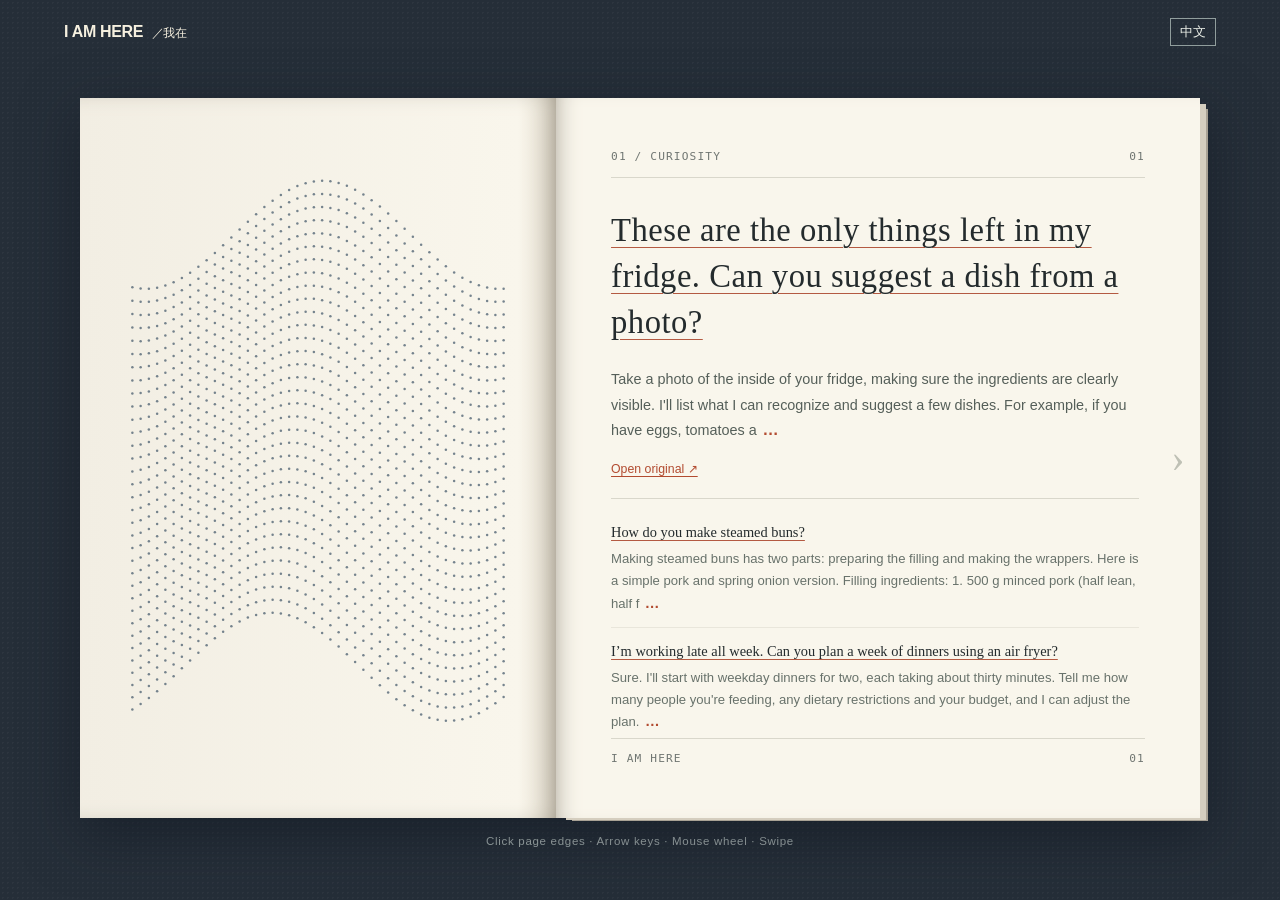
<file: index.html>
<!doctype html>
<html lang="en"><head><meta charset="utf-8"><meta name="viewport" content="width=device-width,initial-scale=1"><meta name="theme-color" content="#252e38"><title>I AM HERE</title><link rel="stylesheet" href="authorization.css?v=sources1"><script defer src="corpus.js?v=expanded110"></script><script defer src="narrative.js?v=1"></script><script defer src="proofreading.js?v=1"></script><script defer src="datastream.js?v=facet4"></script><script defer src="authorization.js?v=narrative1"></script></head>
<body>
<div id="paper"><header class="toolbar"><span class="brand">I AM HERE <span>／我在</span></span><button id="language" class="language" type="button" aria-label="Switch language">中文</button></header>
<main class="reader"><div class="book" id="book">
<div class="left-page" aria-hidden="true"><canvas class="data-face"></canvas></div>
<div class="page-stack"><article class="sheet" id="sheet"><header class="page-header"><span id="pageSection"></span><span id="pageNumber"></span></header><canvas class="data-face mobile-face" aria-hidden="true"></canvas><div id="pageBody" class="page-body"></div><footer class="page-footer"><span>I AM HERE</span><span id="footNumber"></span></footer></article></div>
<button id="previous" class="turn-area previous" type="button" aria-label="上一頁"><span>‹</span></button><button id="next" class="turn-area next" type="button" aria-label="下一頁"><span>›</span></button>
</div><p class="navigation" id="navigation"></p></main></div>
<dialog id="evidence"></dialog>
</body></html>
</file>
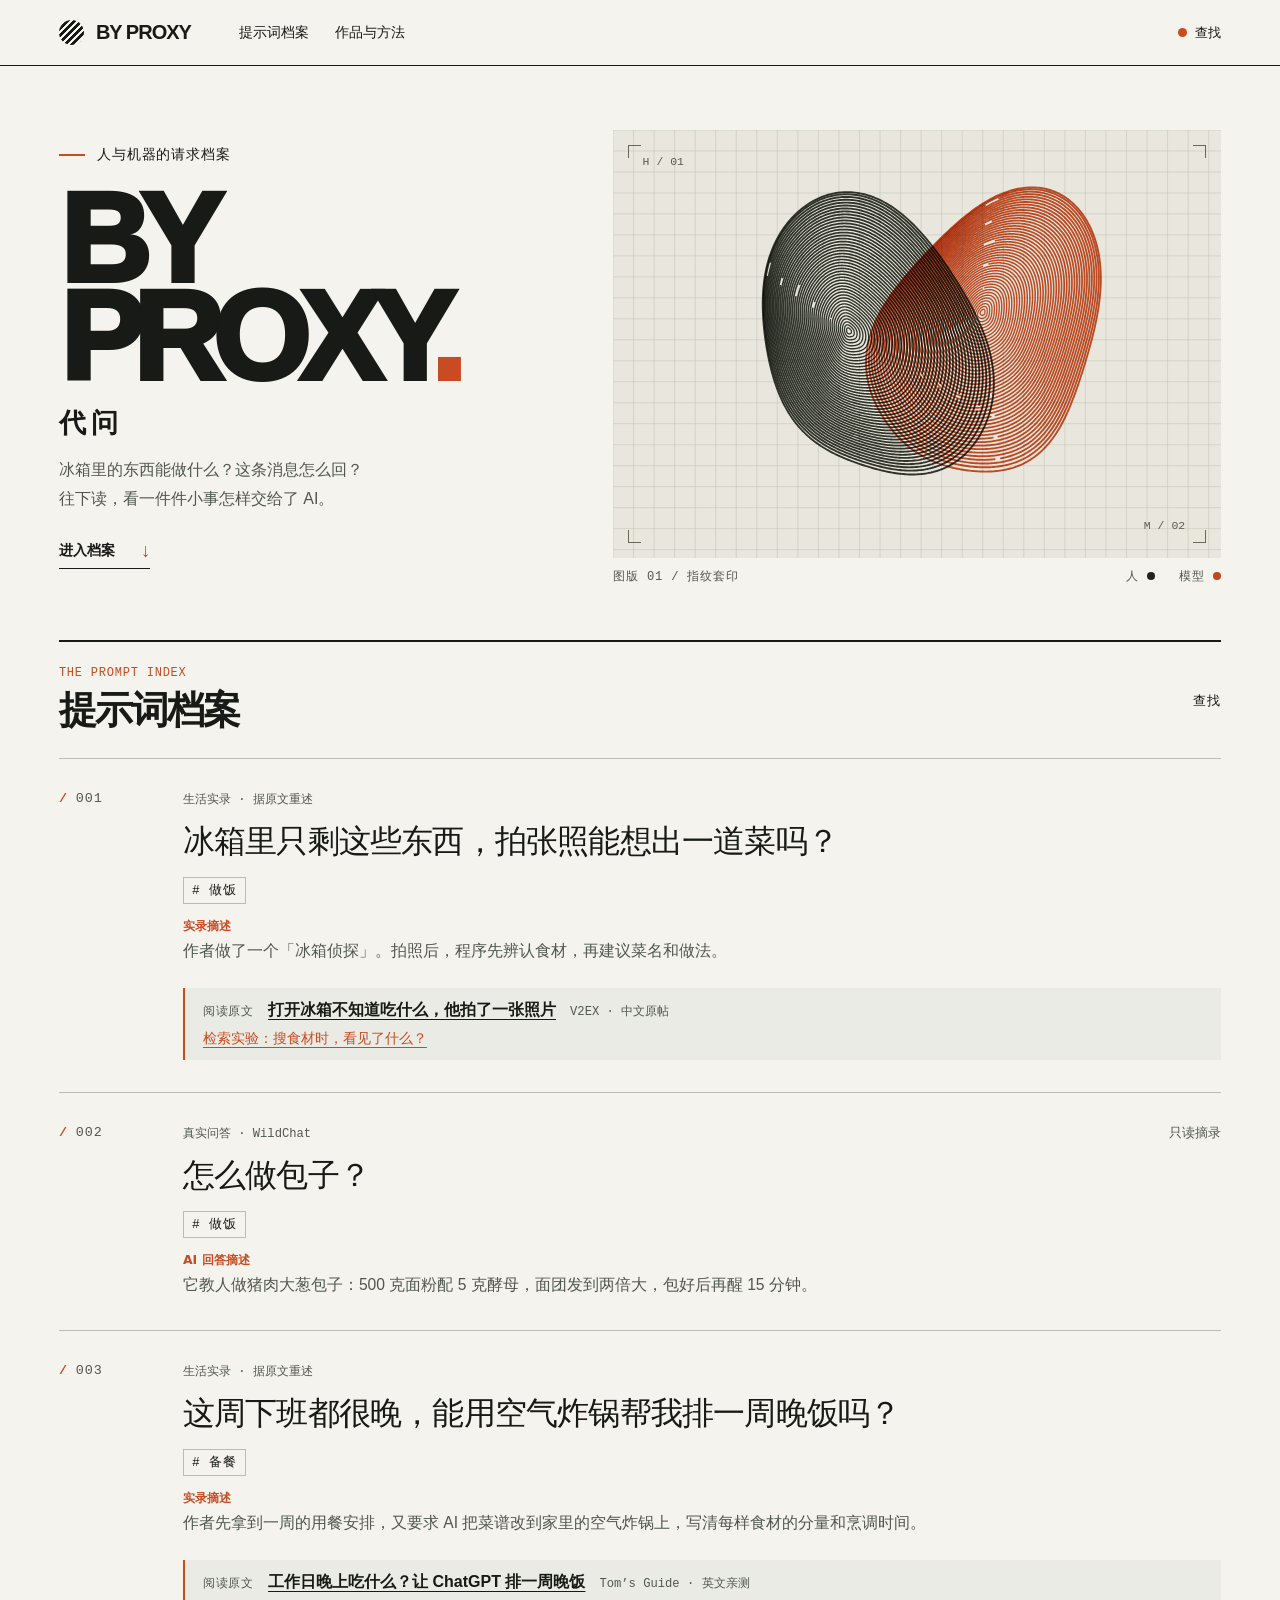
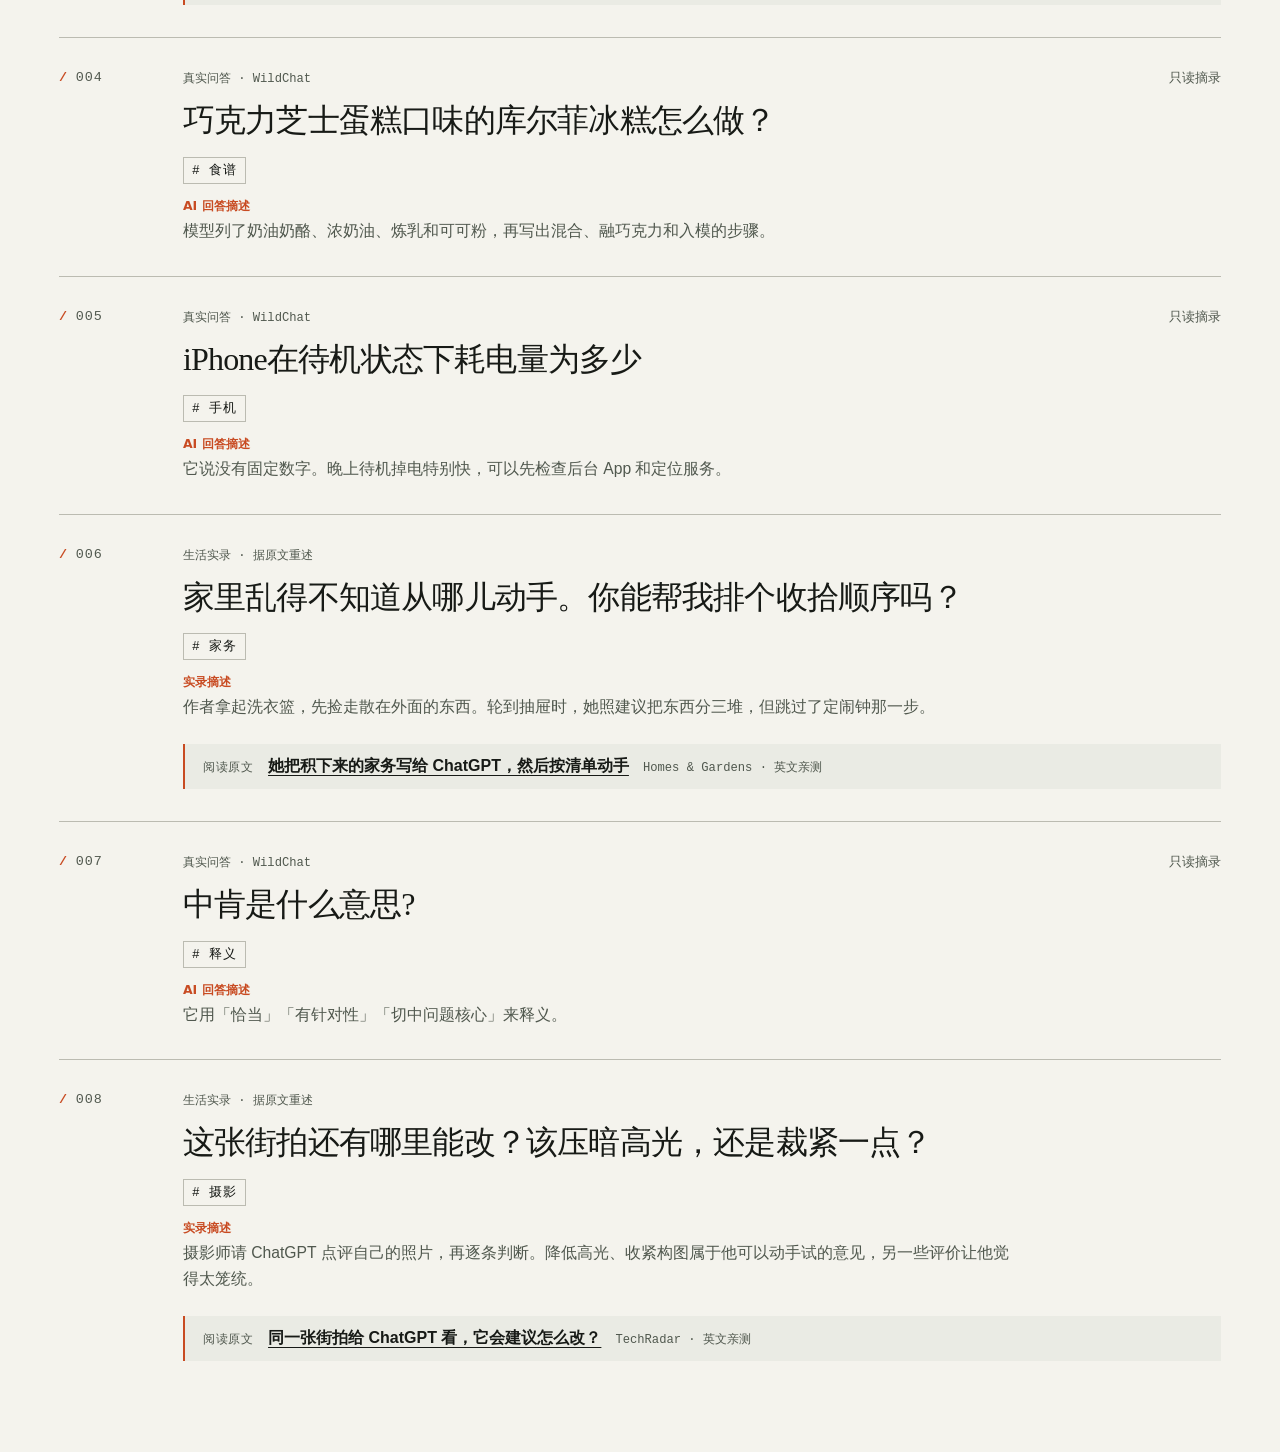
<file: archive.html>
<!doctype html>
<html lang="zh-CN"><head><meta charset="utf-8"><meta name="viewport" content="width=device-width, initial-scale=1"><meta name="theme-color" content="#f4f3ed"><title>代问 · BY PROXY</title><link rel="stylesheet" href="style.css?v=threshold110"><script defer src="corpus.js?v=threshold110"></script><script defer src="art.js"></script><script defer src="motion.js?v=threshold110"></script><script defer src="feed.js?v=threshold110"></script></head>
<body><div id="paper"><header><a class="logo" href="#top"><i class="mark" aria-hidden="true"></i> BY PROXY</a><nav><a href="#archive">提示词档案</a><button id="about">作品与方法</button></nav><span class="control"><b></b><span id="control">手动浏览</span></span></header>
<main id="top"><section class="hero"><div class="heroText"><div class="eyebrow"><i></i> 人与机器的请求档案</div><h1>BY<br><em>PROXY</em><span>.</span></h1><p class="lead">代问</p><p class="intro">冰箱里的东西能做什么？这条消息怎么回？<br>往下读，看一件件小事怎样交给了 AI。</p><a class="enter" href="#archive">进入档案 <span aria-hidden="true">↓</span></a></div>
<figure><div class="artboard"><canvas id="print" aria-label="两枚以不同墨色印在网格上的指纹，随着滚动逐渐重合"></canvas><span class="registration tl"></span><span class="registration tr"></span><span class="registration bl"></span><span class="registration br"></span></div><figcaption><span>图版 01 / 指纹套印</span><span>人 <i class="ink"></i> &nbsp; 模型 <i class="orange"></i></span></figcaption></figure></section>
<section id="archive"><div class="archiveTitle"><div><span class="eyebrow">THE PROMPT INDEX</span><h2>提示词档案</h2></div><span class="archiveSide" id="phase">手动检索</span></div><div id="feed"></div><div id="boundary" aria-hidden="true"></div></section></main></div>
<span id="proxyCursor" hidden aria-hidden="true"><i></i>代理</span>
<div id="takeoverStatus" role="status" hidden>代理接管中</div>
<dialog id="detail"><button class="close" aria-label="关闭">×</button><div id="detailBody"></div></dialog>
<dialog id="ending" aria-labelledby="endTitle"><div class="endSheet"><div class="eyebrow">BY PROXY / 自动接管</div><h2 id="endTitle" tabindex="-1" autofocus>你已读完。</h2><p id="lastClaim">最后一次确认已由代理完成。</p><div class="receipt">阅读者签名 <strong>本人</strong></div></div></dialog></body></html>
</file>
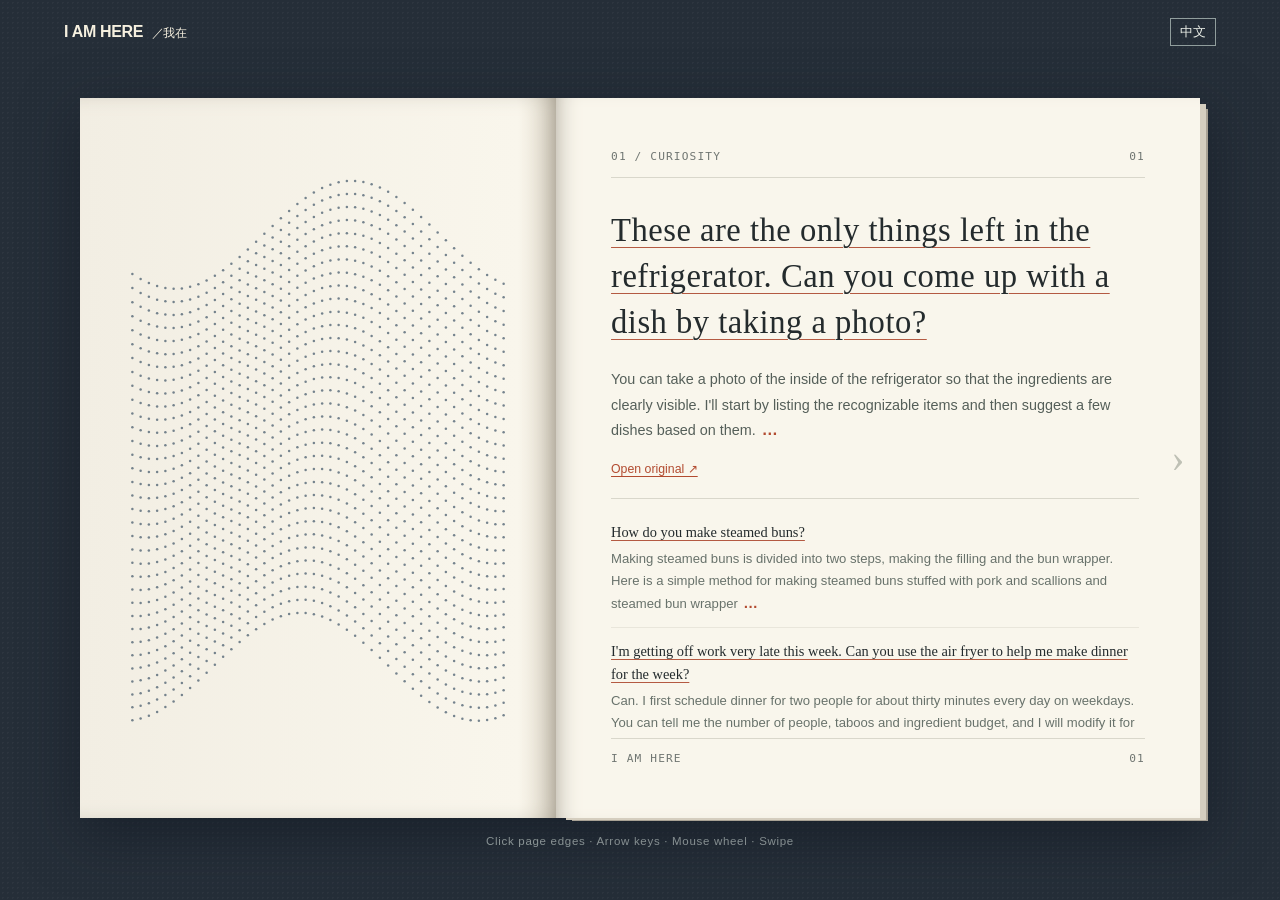
<file: authorization.html>
<!doctype html>
<html lang="en"><head><meta charset="utf-8"><meta name="viewport" content="width=device-width,initial-scale=1"><meta name="theme-color" content="#252e38"><title>I AM HERE</title><link rel="stylesheet" href="authorization.css?v=face1"><script defer src="corpus.js?v=expanded110"></script><script defer src="datastream.js?v=face1"></script><script defer src="authorization.js?v=face1"></script></head>
<body>
<div id="paper"><header class="toolbar"><span class="brand">I AM HERE <span>／我在</span></span><button id="language" class="language" type="button" aria-label="Switch language">中文</button></header>
<main class="reader"><div class="book" id="book">
<div class="left-page" aria-hidden="true"><canvas class="data-face"></canvas></div>
<div class="page-stack"><article class="sheet" id="sheet"><header class="page-header"><span id="pageSection"></span><span id="pageNumber"></span></header><canvas class="data-face mobile-face" aria-hidden="true"></canvas><div id="pageBody" class="page-body"></div><footer class="page-footer"><span>I AM HERE</span><span id="footNumber"></span></footer></article></div>
<button id="previous" class="turn-area previous" type="button" aria-label="上一頁"><span>‹</span></button><button id="next" class="turn-area next" type="button" aria-label="下一頁"><span>›</span></button>
</div><p class="navigation" id="navigation"></p></main></div>
<dialog id="evidence"></dialog>
</body></html>
</file>
<file: authorization.css>
*{box-sizing:border-box}
:root{--ink:#242b2d;--muted:#707672;--rust:#b24b30;--paper:#f9f6ec;--rule:#d9d7cb;font-family:"Inter","PingFang TC","Microsoft JhengHei",sans-serif;color:var(--ink)}
html,body{margin:0;min-height:100%;background:#252e38}
body{background-image:radial-gradient(#ffffff09 1px,transparent 1px);background-size:5px 5px}
button,a{font:inherit}button{cursor:pointer}button:focus-visible,a:focus-visible{outline:3px solid #c55b3a;outline-offset:4px}
#paper{min-height:100svh;display:flex;flex-direction:column}
.toolbar{height:64px;display:flex;align-items:center;gap:26px;padding:0 5vw;color:#cbd0ca;font-size:.75rem;letter-spacing:.08em}
.brand{margin-right:auto;text-decoration:none;color:#f6f0df;font-weight:800;letter-spacing:-.02em;font-size:1rem}.brand span{font-weight:400;font-size:.75rem;margin-left:.35em}
.reader{flex:1;display:flex;flex-direction:column;justify-content:center;align-items:center;padding:0 5vw 20px;min-height:0}
.book{position:relative;display:grid;grid-template-columns:.85fr 1.15fr;width:min(1120px,100%);height:min(720px,calc(100svh - 136px));min-height:410px;perspective:2400px;filter:drop-shadow(0 16px 28px #10172095)}
.left-page,.sheet{background:var(--paper);min-width:0}
.left-page{position:relative;padding:clamp(30px,5vw,70px);box-shadow:inset -16px 0 30px -18px #80796c;background:linear-gradient(90deg,#f2eee3,#f9f6ec 92%,#e6e0d1)}
.left-content{height:100%;display:flex;flex-direction:column;align-items:flex-start}
.book-kicker,.page-header,.page-footer{font:.7rem/1.4 "IBM Plex Mono",monospace;letter-spacing:.1em;color:var(--muted)}
.left-content h1{font:500 clamp(52px,6vw,86px)/1.12 Georgia,"Songti TC",serif;margin:1.05em 0 .3em;letter-spacing:.08em}.left-content h1 span{color:var(--rust)}
.left-content p{font:1rem/1.8 Georgia,"Songti TC",serif;color:#545d59}.rule{width:42px;height:2px;background:var(--rust);margin:18px 0}
.left-content small{margin-top:auto;line-height:1.8;color:#7b817a}
.page-stack{position:relative;min-width:0;background:#e6e0d1;box-shadow:8px 4px 0 -2px #d5cebf,12px 7px 0 -4px #a9a295}
.sheet{position:absolute;inset:0;display:flex;flex-direction:column;padding:clamp(25px,4vw,55px) clamp(33px,4.3vw,60px);box-shadow:inset 18px 0 28px -24px #80796c;backface-visibility:hidden}
.page-header,.page-footer{display:flex;justify-content:space-between;align-items:center}.page-header{border-bottom:1px solid var(--rule);padding-bottom:13px}.page-footer{border-top:1px solid var(--rule);padding-top:12px}
.page-body{overflow-y:auto;overscroll-behavior:contain;flex:1;padding:clamp(18px,2.4vw,30px) 6px 18px 0;scrollbar-width:thin;scrollbar-color:#c4c1b4 transparent}
.lead-type{font-size:.7rem;color:var(--rust);letter-spacing:.1em;margin:0 0 .9em}
.lead-question{font:500 clamp(23px,2.55vw,34px)/1.4 Georgia,"Songti TC","SimSun",serif;margin:0 0 .65em;letter-spacing:.015em}
.lead-question button{font:inherit;color:inherit;background:none;border:0;padding:0;text-align:left;text-decoration:underline;text-decoration-color:#b45a42;text-decoration-thickness:1px;text-underline-offset:.18em}
.lead-summary{font-size:.9rem;line-height:1.8;color:#555f59;margin:0 0 1em}.source-link{color:var(--rust);font-size:.77rem;text-decoration:underline;text-underline-offset:3px}
.other-requests{border-top:1px solid var(--rule);margin-top:1.35em;padding-top:.6em}
.request-row{padding:.75em 0;border-bottom:1px solid #e9e6db}
.request-text{font: .9rem/1.6 Georgia,"Songti TC",serif;margin:0}.request-text button{font:inherit;text-align:left;color:inherit;background:none;border:0;padding:0;text-decoration:underline;text-decoration-color:#ba6953;text-underline-offset:3px}
.page-turn{position:absolute;inset:0;transform-origin:left center;backface-visibility:hidden;z-index:4;pointer-events:none;box-shadow:inset -20px 0 35px -25px #61594e}
.page-turn::after{content:'';position:absolute;inset:0;background:linear-gradient(90deg,#0b111614,transparent 24%,#30251b24 92%,#30251b4d)}
.page-turn.reverse{transform-origin:right center}
.turn-area{position:absolute;z-index:6;top:25%;height:50%;width:44px;border:0;color:#858b7f;background:transparent;opacity:.5}.turn-area:hover{opacity:1;background:#69625213}.turn-area span{font:2.5rem Georgia,serif}.turn-area.previous{left:0}.turn-area.next{right:0}.turn-area:disabled{opacity:0;pointer-events:none}
.navigation{font-size:.72rem;color:#aeb8b7;letter-spacing:.06em;margin:17px 0 0}.navigation span{padding:0 .5em;color:#687574}
#evidence{background:#f9f6ec;color:var(--ink);width:min(540px,92vw);max-height:85svh;overflow:auto;padding:36px;border:0;box-shadow:0 8px 30px #12182f55}#evidence::backdrop{background:#121c25c9}#evidence h2{font:500 1.6rem/1.5 Georgia,"Songti TC",serif}#evidence p{line-height:1.8}#evidence small{color:var(--muted)}#evidence a{color:var(--rust)}#evidence form{float:right}#evidence button{font-size:1.7rem;border:0;background:transparent}
html.sealed{overscroll-behavior:none}.sealed body{touch-action:none;user-select:none;cursor:none}
@media(max-width:760px){.toolbar{height:50px;padding:0 5vw}.reader{padding:0 3vw 12px}.book{display:block;height:calc(100svh - 105px);min-height:0}.left-page{display:none}.page-stack{height:100%}.sheet{padding:23px 30px}.lead-question{font-size:clamp(22px,5.8vw,30px)}.lead-summary{font-size:.85rem}.request-row{padding:.48em 0}.navigation{margin:10px 0 0;font-size:.66rem}}

.request-copy{min-width:0}.request-reply{font: .82rem/1.7 "PingFang TC","Microsoft JhengHei",sans-serif;color:#68726b;margin:.3em 0 0}.reply-label{color:#9c7b6c;font-size:.72rem;white-space:nowrap}

.lead-answer-label{color:#9c7b6c;font-size:.72rem;margin:-.35em 0 .8em}

.language{padding:.38em .7em;border:1px solid #919e9d;color:#edf1e9;background:transparent;font-size:.8rem}.toolbar{gap:clamp(8px,2vw,26px)}

#evidence .provenance{font-size:.8rem;color:#727b73}

.lead-summary,.request-reply{white-space:pre-wrap}
.request-text .question-toggle{color:inherit;text-decoration:none;cursor:pointer}
.request-text .question-toggle:hover,.request-text .question-toggle:focus-visible{text-decoration:underline;text-decoration-color:#b45a42;text-underline-offset:3px}
.question-toggle::after{content:' +';color:#b24b30;font-family:system-ui;font-size:.8em;white-space:nowrap}
.question-toggle[aria-expanded="true"]::after{content:' −'}
.row-source{display:inline-block;color:var(--rust);font-size:.72rem;text-decoration:underline;text-underline-offset:3px;margin-top:.35em}

.possessed .sheet { background: #e9e8de; transition: background 2s ease; }
.possessed .page-header { color: #a13e2e; border-color: #a13e2e; }
.possessed .page-footer { color: #a13e2e; }
.possessed .page-footer span:first-child { visibility: hidden; }
.possessed .page-footer span:first-child::after { content: "I AM HERE"; visibility: visible; }
.possessed .turn-area { visibility: hidden; }
.takeover-transcript { padding-top: clamp(2rem, 8vh, 6rem); font: 400 clamp(1.25rem,2vw,1.8rem)/1.7 Georgia, "Songti TC", serif; }
.takeover-line { min-height: 1.7em; margin: 0 0 1.2em; }
.takeover-transcript h2 { font: 500 clamp(3.8rem,8vw,6.4rem)/1.05 Georgia, "Songti TC", serif; letter-spacing: -.035em; color: #a13e2e; margin: .8em 0 0; }
.takeover-line:last-child::after { content: "▍"; color: #a13e2e; animation: blink 1s steps(2) infinite; }
@keyframes blink { 50% { opacity: 0; } }
@media(prefers-reduced-motion:reduce) { .takeover-line:last-child::after { animation: none; } }

.inner-voice { margin: 0 0 1.6em; padding: .15em 0 1.2em; border-bottom: 1px solid #bd5b43; }
.inner-voice-label { font: .65rem/1.5 "IBM Plex Mono", monospace; letter-spacing: .12em; color: #a34a36; margin: 0 0 .6em; }
.inner-voice-text { font: 500 clamp(1.35rem,2.15vw,1.9rem)/1.48 Georgia,"Songti TC",serif; color: #a13e2e; margin: 0; overflow-wrap: anywhere; }
@media(max-width:760px) { .inner-voice { margin-bottom: 1em; } .inner-voice-text { font-size: 1.3rem; } }
.left-page { padding: 0; overflow: hidden; }
.data-face { display: block; width: 100%; height: 100%; }
.mobile-face { display: none; }
@media (max-width: 760px) {
  .mobile-face { display: block; flex: none; width: 100%; height: clamp(70px, 12svh, 115px); margin: 6px 0 0; border-bottom: 1px solid var(--rule); }
  .sheet { padding-top: 16px; }
}

/* The title opens the source; the ellipsis expands the answer. */
.question-title { color: inherit; }
a.question-title { text-decoration: underline; text-decoration-color: #b45a42; text-decoration-thickness: 1px; text-underline-offset: .18em; }
a.question-title:hover { color: var(--rust); }
.reply-toggle { display: inline; padding: 0 .12em; border: 0; background: transparent; color: var(--rust); cursor: pointer; font-family: inherit; font-size: 1.12em; font-weight: 600; line-height: 1; vertical-align: baseline; }
.reply-toggle:hover { text-decoration: underline; text-underline-offset: .15em; }
</file>
<file: style.css>
:root{--paper:#f4f3ed;--ink:#171a16;--muted:#50584e;--line:#bbbbb1;--accent:#c84b22;font-family:"Inter","PingFang SC","Microsoft YaHei",sans-serif;color:var(--ink);background:var(--paper);font-size:16px}*{box-sizing:border-box}html{scroll-behavior:smooth;scroll-padding-top:24px}body{margin:0}button,a{font:inherit;color:inherit}button{cursor:pointer}a{text-decoration:none}button{background:none;border:0}button:focus-visible,a:focus-visible{outline:3px solid var(--accent);outline-offset:5px}#paper{max-width:1920px;margin:auto}header{display:flex;align-items:center;border-bottom:1px solid var(--ink);min-height:66px;padding:0 4.6vw;gap:48px}.logo{display:flex;align-items:center;gap:12px;font-weight:900;font-size:1.25rem;letter-spacing:-.05em}.mark{width:25px;height:25px;background:repeating-linear-gradient(135deg,var(--ink) 0 3px,transparent 3px 5px);border-radius:50%}nav{display:flex;gap:26px;align-items:center;font-size:.9rem}nav button{padding:0}.control{margin-left:auto;display:flex;align-items:center;font-size:.82rem;gap:8px}.control b{width:9px;height:9px;background:var(--accent);border-radius:50%}main{width:90.8%;margin:auto}.hero{padding:clamp(36px,5vw,90px) 0 clamp(36px,4.3vw,76px);display:grid;grid-template-columns:.88fr 1.12fr;gap:6vw;align-items:center}.eyebrow,figcaption,.num,.tag,.archiveSide,.receipt,.postlabel{font-family:"IBM Plex Mono",ui-monospace,monospace;letter-spacing:.065em}.eyebrow{display:flex;gap:12px;align-items:center;font-size:.85rem}.eyebrow i{width:26px;height:2px;background:var(--accent)}h1,h2,p,figure{margin:0}h1{font-family:"Archivo Black","Arial Black","Arial",sans-serif;font-weight:950;font-size:clamp(5.5rem,9.8vw,12rem);line-height:.78;letter-spacing:-.087em;margin:27px 0 18px}h1 em{font-style:normal}h1 span{color:var(--accent)}.lead{font-size:1.7rem;font-weight:750;letter-spacing:.18em}.intro{font-size:1rem;line-height:1.8;margin:15px 0 20px;color:var(--muted)}.enter{display:inline-flex;gap:26px;align-items:center;border-bottom:1px solid var(--ink);padding:6px 0;font-size:.9rem;font-weight:bold}.enter span{font-size:1.2rem;color:var(--accent)}.artboard{position:relative;aspect-ratio:1.42;background:#e7e5d9;overflow:hidden}.artboard canvas{display:block;width:100%;height:100%}.registration{position:absolute;width:13px;height:13px;border:solid #686858}.tl{left:15px;top:15px;border-width:1px 0 0 1px}.tr{right:15px;top:15px;border-width:1px 1px 0 0}.bl{bottom:15px;left:15px;border-width:0 0 1px 1px}.br{bottom:15px;right:15px;border-width:0 1px 1px 0}figcaption{display:flex;align-items:center;justify-content:space-between;font-size:.76rem;margin-top:10px;color:var(--muted)}figcaption i{display:inline-block;width:8px;height:8px;border-radius:50%}.ink{background:#20241b}.orange{background:#be4822}#archive{border-top:2px solid var(--ink);padding-top:24px}.archiveTitle,.rowhead{display:flex;justify-content:space-between;align-items:center}.archiveTitle{margin-bottom:22px}.archiveTitle .eyebrow{font-size:.75rem;color:var(--accent)}.archiveTitle h2{margin-top:5px;font-size:clamp(1.8rem,3vw,3rem);letter-spacing:-.05em}.archiveSide{font-size:.82rem}.card{display:grid;grid-template-columns:100px 1fr 180px;gap:24px;align-items:start;padding:32px 0;border-top:1px solid var(--line)}.num{color:var(--muted);font-size:.84rem}.num b{color:var(--accent);margin-right:8px}.request{display:block;text-align:left;padding:0;font-family:"Hedvig Letters Serif",Georgia,"Songti SC","SimSun",serif;font-size:clamp(1.35rem,2.5vw,2.6rem);line-height:1.48;letter-spacing:-.025em}.request a:hover{text-decoration:underline;text-decoration-thickness:1px;text-underline-offset:5px}.tag{font-size:.8rem;padding:4px 8px;border:1px solid var(--line);margin:12px 8px 0 0}.rowAction{font-size:.85rem;padding:6px 0;justify-self:end;color:var(--muted);text-decoration:underline;text-underline-offset:4px}.related{grid-column:2/-1;border-left:2px solid var(--accent);background:color-mix(in srgb,var(--ink) 4%,transparent);padding:12px 18px;display:flex;gap:16px;align-items:center}.postlabel{font-size:.76rem;white-space:nowrap;color:var(--muted)}.related button{text-align:left;text-decoration:underline;text-underline-offset:4px}.phaseNote{padding:20px 0;border-top:1px solid var(--ink);color:var(--accent);font-weight:bold}body[data-stage="2"]{--paper:#e6e7db;--line:#aaa99e}body[data-stage="3"]{--paper:#363c31;--ink:#f5f3e6;--muted:#d2d6c7;--line:#71776a;--accent:#ff9c6c}.locked{overflow:hidden}dialog{background:#f6f4eb;color:#20251e;border:1px solid #33392d;padding:44px 38px;width:min(540px,92vw);max-height:86dvh;line-height:1.7}dialog::backdrop{background:#161b16a8}.close{position:absolute;right:8px;top:2px;font-size:1.8rem}dialog h2{font-size:1.7rem;line-height:1.32;margin:14px 0}dialog p{margin:14px 0}dialog a{text-decoration:underline;text-underline-offset:3px}dialog small{color:#586050}#boundary{height:60px}#ending{background:#252c22;color:#f1f1dd;border:none;width:100vw;height:100dvh;max-width:none;max-height:none;margin:0;padding:0}#ending[open]{display:grid;place-items:center}.endSheet{width:min(600px,88vw)}.endSheet .eyebrow{color:#ffa577}.endSheet h2{font-size:clamp(4rem,9vw,9rem);letter-spacing:-.08em;line-height:1.05;margin:28px 0}.receipt{border-block:1px solid #74806a;margin:32px 0;padding:14px 0;display:flex;justify-content:space-between}.endSheet button{color:#e6e6da;text-decoration:underline;text-underline-offset:5px;font-size:.9rem}
@media(max-width:760px){header{gap:16px;padding:0 5%;min-height:52px}nav{gap:14px;font-size:.8rem}.logo{font-size:1rem;gap:7px}.mark{width:20px;height:20px}.control{font-size:.72rem}main{width:90%}.hero{grid-template-columns:1fr;gap:24px;padding:34px 0}.heroText{position:relative}h1{font-size:clamp(5.6rem,15vw,7.4rem)}h1 br{display:none}h1 em{margin-left:.1em}.lead{font-size:1.2rem}.intro{margin:8px 0}.artboard{aspect-ratio:2.05}.card{grid-template-columns:48px 1fr;gap:10px;padding:23px 0}.rowAction{grid-column:2;justify-self:start}.related{flex-direction:column;align-items:flex-start;gap:4px}.request{font-size:1.43rem}}@media(max-width:390px){header{gap:10px}nav{gap:9px}.control{font-size:0}.hero h1{font-size:15vw}}@media(prefers-reduced-motion:reduce){html{scroll-behavior:auto}}
.answerPreview,.postSummary{font-size:.98rem;line-height:1.65;margin:12px 0 0;color:var(--muted)}.answerPreview strong{display:block;font:600 .78rem/1.6 system-ui;color:var(--accent);margin-bottom:2px}.postCopy{max-width:70ch}.postLink{font-weight:600;text-decoration:underline;text-underline-offset:4px}.related{align-items:flex-start}.postSummary{margin:5px 0}.postCopy small,.credit{font-size:.78rem;color:var(--muted)}.originalReply{margin:18px 0;border-top:1px solid #b7baae;padding:14px 0}.originalReply summary{cursor:pointer}.replyText{white-space:pre-wrap;overflow-wrap:anywhere}.originalReply h3{font-size:1rem;margin:18px 0 0}
.kind,.sourceName,.legend{font:400 .76rem/1.5 "IBM Plex Mono",monospace;color:var(--muted)}.kind{display:block;margin-bottom:.55rem}.related{flex-wrap:wrap;align-items:baseline;gap:8px 14px}.studyLink{flex-basis:100%;padding:0;text-align:left;color:var(--accent);font-size:.85rem}.entry{min-width:0}.methods h3{font-size:1.1rem;margin:1.4em 0 .3em}.methods p{margin:.3em 0 1em}.methods .tag{margin:0 0 1em}.compare{border-collapse:collapse;width:100%;font-size:.8rem}.compare td,.compare th{border-bottom:1px solid #bcbeaf;text-align:left;padding:.35em .5em;vertical-align:top}.compare th{white-space:nowrap}.marks{display:grid;grid-template-columns:repeat(6,1fr);gap:8px;padding:0;list-style:none}.marks a{display:grid;place-items:center;border:1px solid #686f60;min-height:40px;font-family:monospace}.marks .screen a{background:#303c2c;color:#fff}.legend,dialog .credit{color:#525c4a}dialog .tag{border-color:#909688}dialog a{overflow-wrap:anywhere}

.request{font-weight:400;margin:0}.entry span.tag{display:inline-block}.readOnly{font-size:.8rem;color:var(--muted);justify-self:end}.card[data-access="original"] .related{grid-column:2/-1}@media(max-width:760px){.readOnly{grid-column:2;justify-self:start}}
#proxyCursor{position:fixed;left:0;top:0;z-index:5;pointer-events:none;color:#bc431d;font:600 .73rem/1.3 system-ui;display:flex;align-items:flex-end;gap:3px;filter:drop-shadow(0 0 1px #fff)}
#proxyCursor i{width:15px;height:21px;background:currentColor;clip-path:polygon(0 0,100% 60%,55% 62%,73% 94%,55% 100%,37% 68%,8% 93%)}
#proxyCursor[hidden],#takeoverStatus[hidden]{display:none}

html.takeover { overflow: hidden; overscroll-behavior: none; scroll-behavior: auto; }
.takeover body { overflow: hidden; touch-action: none; user-select: none; cursor: none; }
.takeover #ending { overflow: hidden; max-width: 100%; }
#takeoverStatus { position: fixed; inset: auto 0 0; z-index: 6; padding: .85rem 4.5vw; background: #252c22; color: #fac3a7; border-top: 1px solid #859078; font: .85rem/1.4 "IBM Plex Mono", monospace; letter-spacing: .14em; }
</file>
